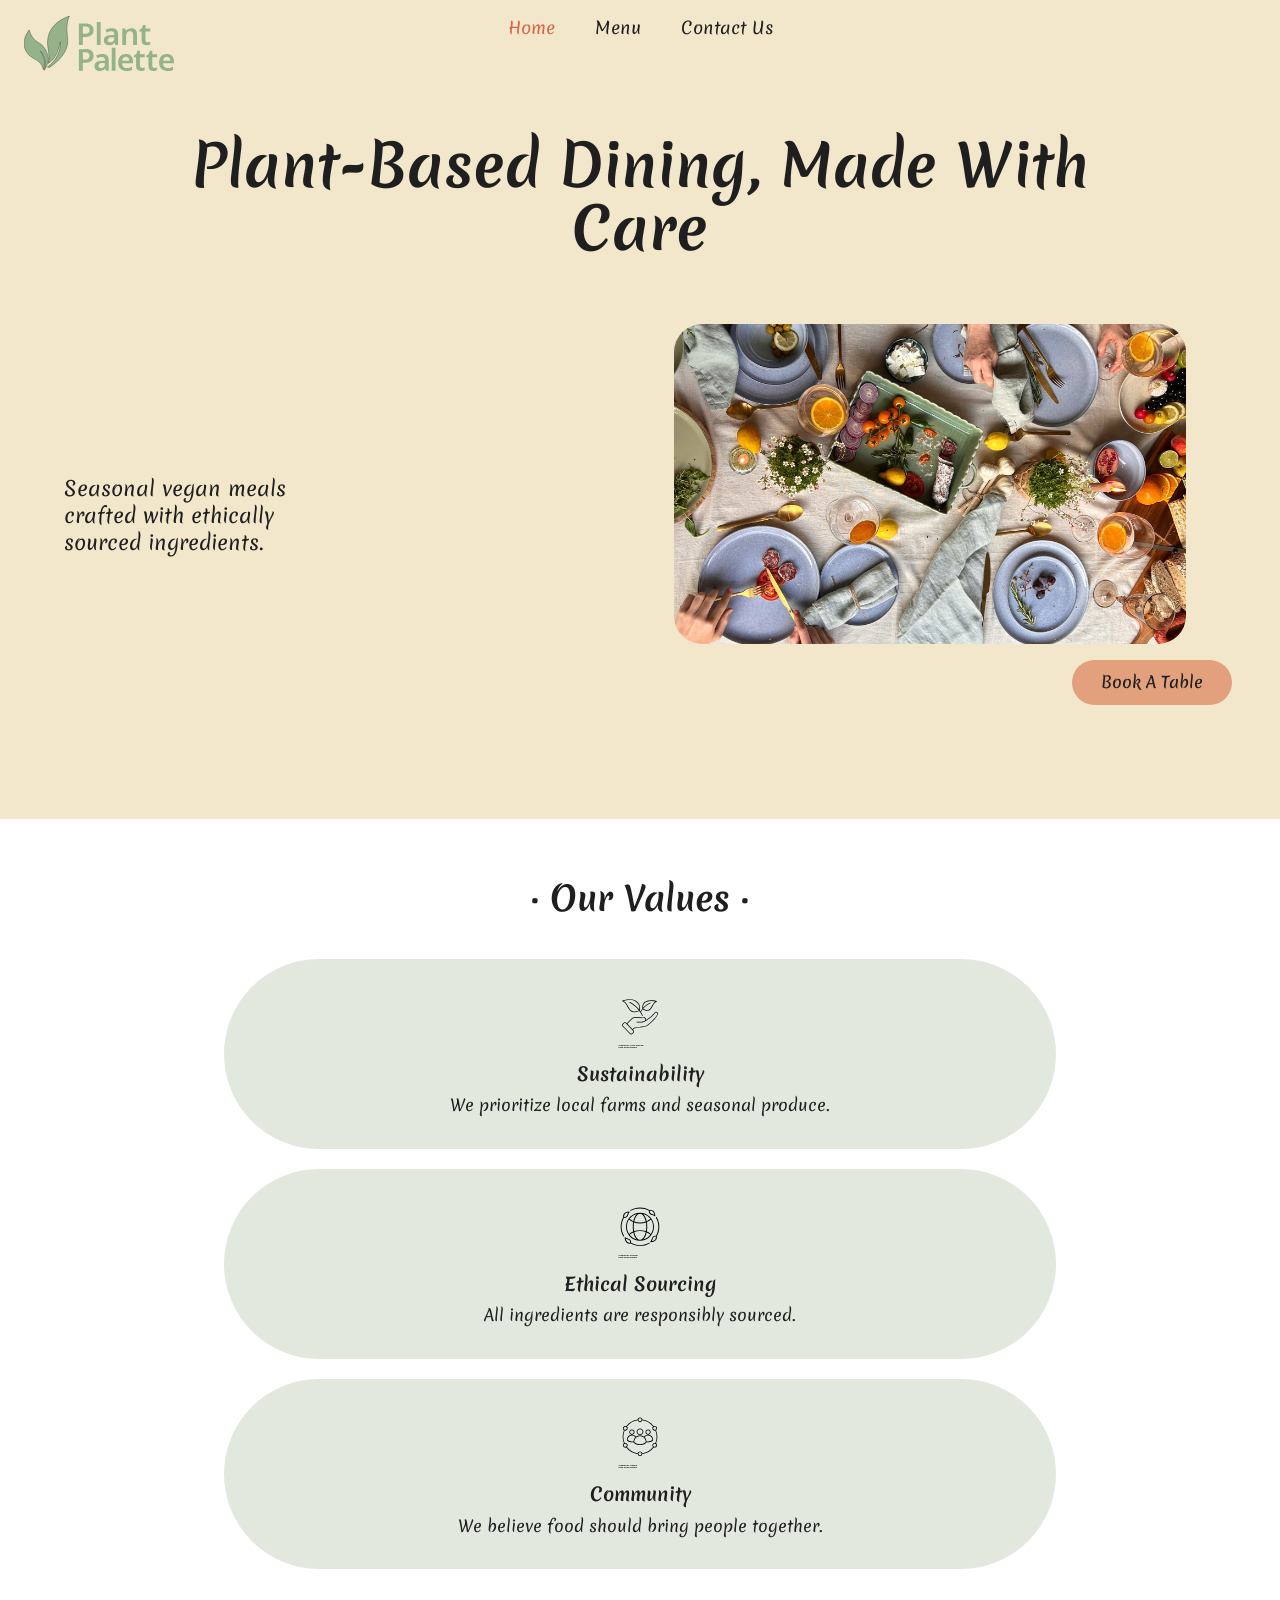
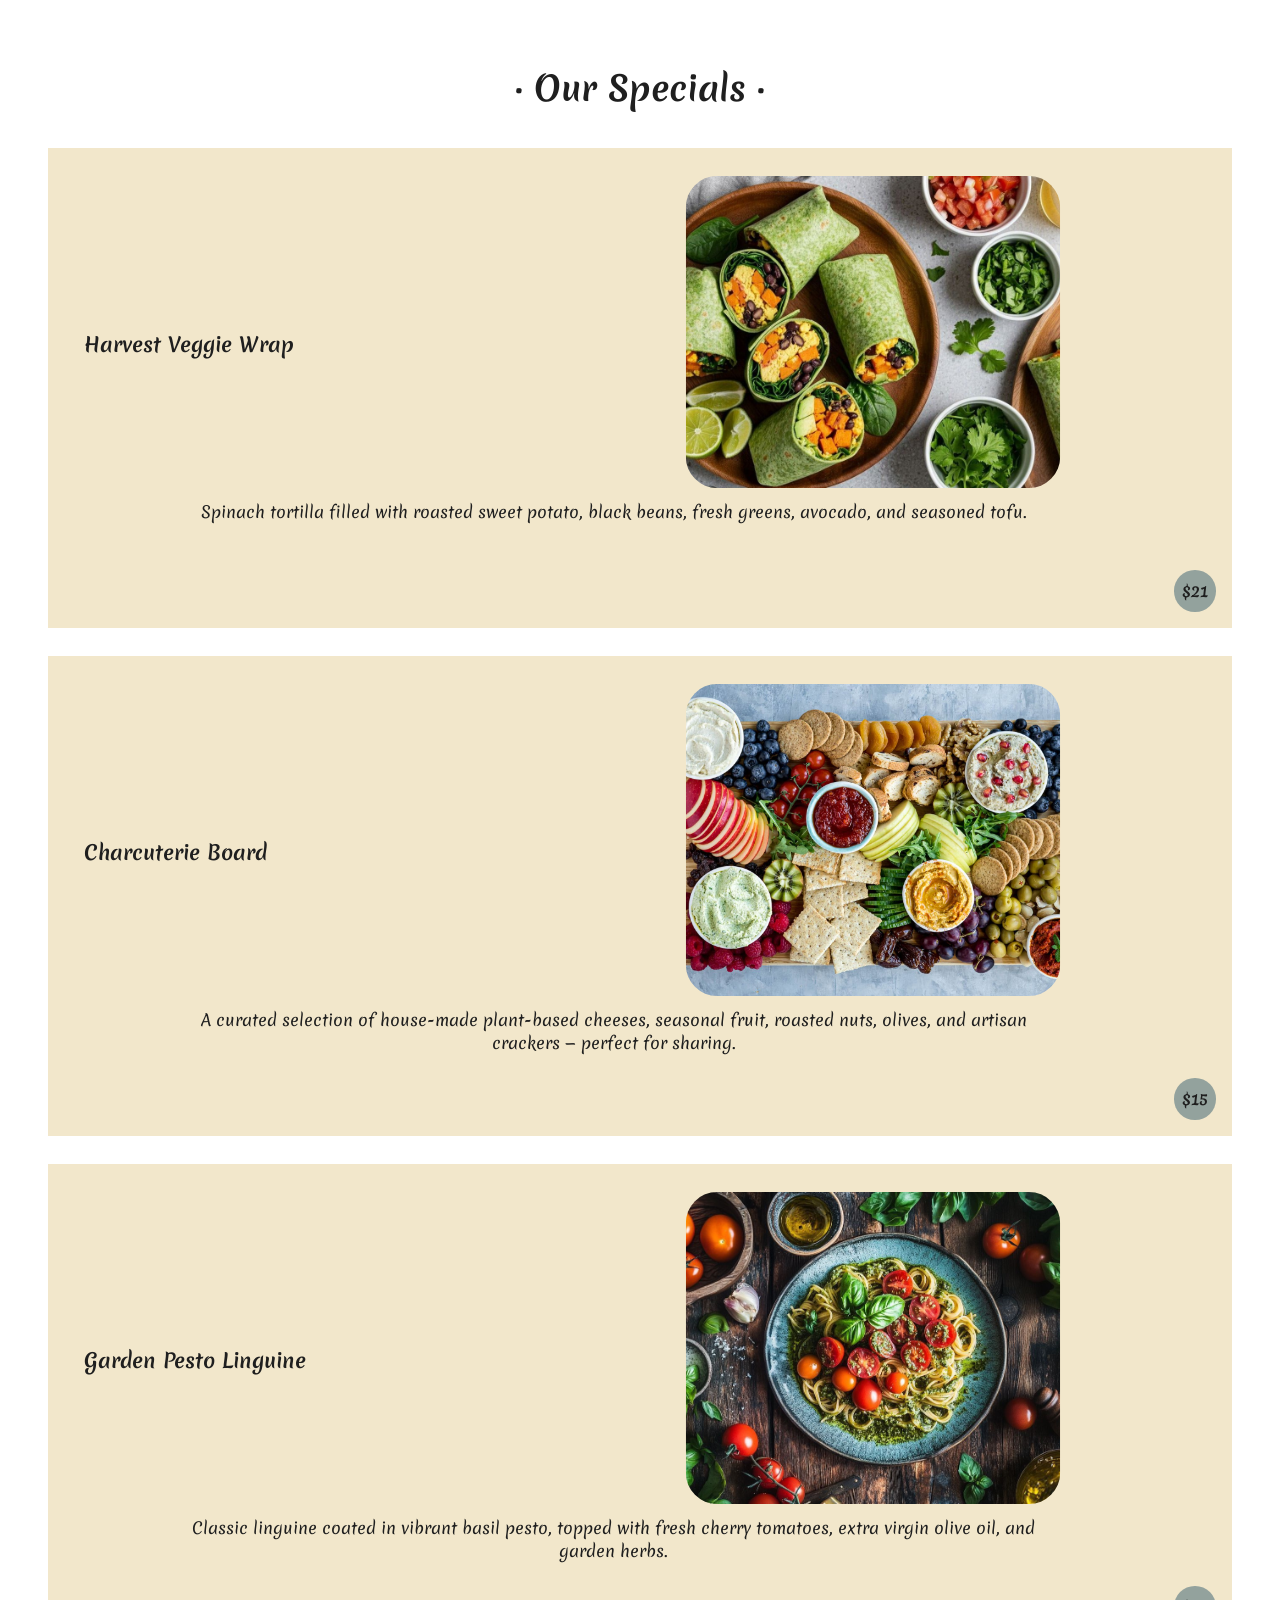
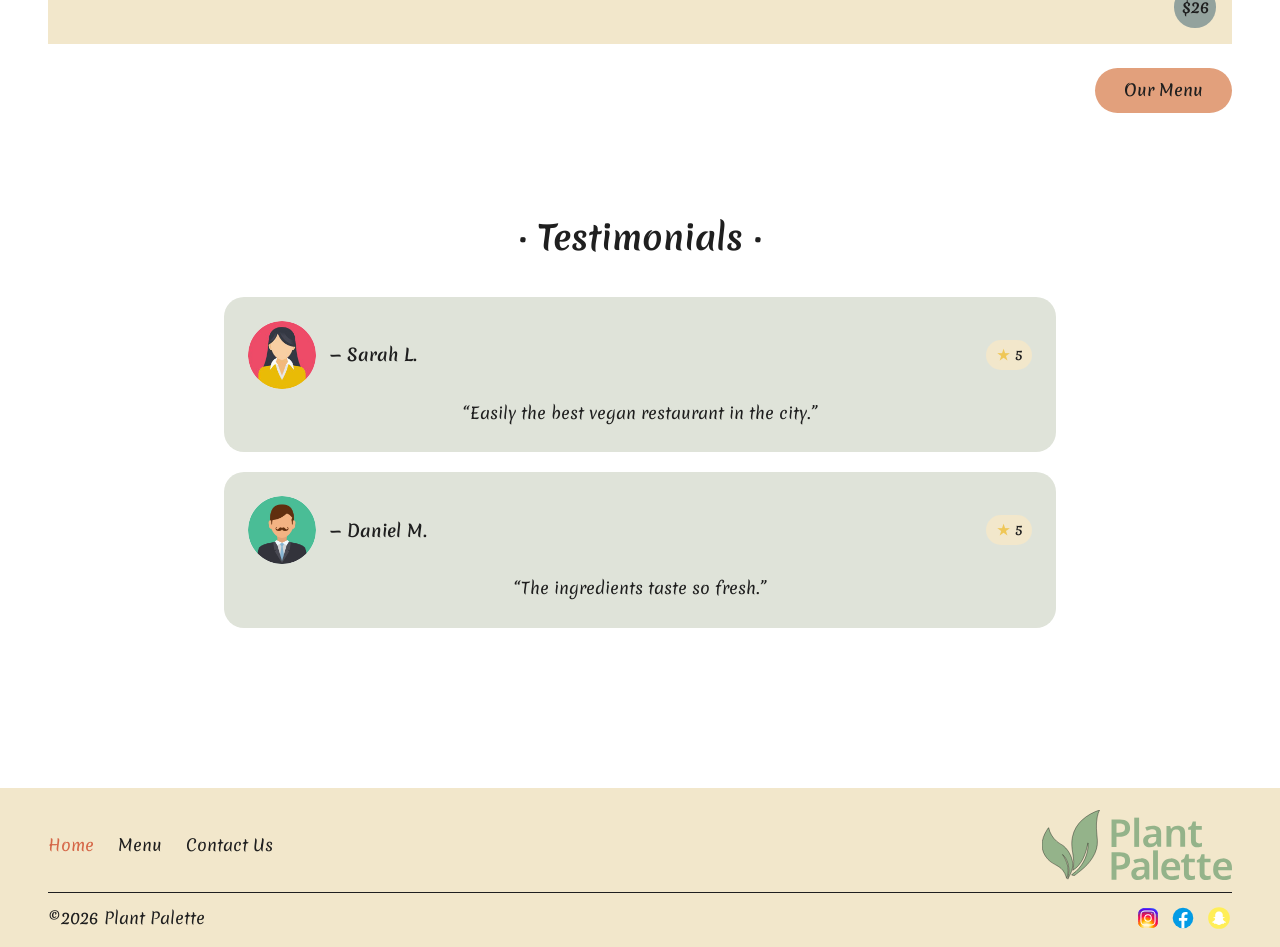
<file: index.html>
<!DOCTYPE html>
<html lang="en">
<head>
  <meta charset="UTF-8">
  <!-- making sure the layout doesn’t break on phones (without this everything looks zoomed out) -->
  <meta name="viewport" content="width=device-width, initial-scale=1.0">
  <title>Plant Palette | Home</title>
   <!-- bringing in my font so the site looks like my design -->
  <link rel="preconnect" href="https://fonts.googleapis.com">
  <link rel="preconnect" href="https://fonts.gstatic.com" crossorigin>
  <link href="https://fonts.googleapis.com/css2?family=Merienda:wght@400;500;600;700&display=swap" rel="stylesheet">
  
  <link rel="stylesheet" href="css/styles.css">
  
</head>

<body>
  <!-- I added schema markup here so search engines understand that this site is a restaurant.
This helps with SEO and can improve how the site shows up in search results -->
  <div itemscope itemtype="https://schema.org/Restaurant">
  <!-- this is mainly for accessibility, lets keyboard users skip straight to content -->
  <a class="skip-link" href="#main-content">Skip to main content</a>


  <header class="site-header">
  <nav class="site-nav" aria-label="Main navigation">

    <!-- logo -->
    <a class="site-logo" href="index.html" itemprop="name">
      <img src="images/logo/logo.svg" alt="Plant Palette logo" class="logo-img">
    </a>

    <!-- hamburger (mobile only) -->
     <!--I’m using spans to create the 3 lines (hamburger icon) with CSS -->
    <button class="menu-button" type="button" aria-label="Open navigation menu">
      <span class="menu-bar"></span>
      <span class="menu-bar"></span>
      <span class="menu-bar"></span>
    </button>

    <!-- tablet nav -->
    <div class="tablet-nav">
      <a class="tablet-nav-link active" href="index.html">Home</a>
      <a class="tablet-nav-link" href="menu.html">Menu</a>
      <a class="tablet-nav-link" href="contact.html">Contact Us</a>
    </div>

  </nav>

  <!-- mobile overlay menu -->
   <!-- this is the mobile menu that appears when the hamburger is clicked.
I kept it separate so I can show/hide it using JavaScript -->
  <div class="mobile-nav-links">
    <div class="mobile-menu-box">
     <button class="close-menu" type="button" aria-label="Close navigation menu">✕</button>

      <a class="mobile-nav-link active" href="index.html">Home</a>
      <a class="mobile-nav-link" href="menu.html">Menu</a>
      <a class="mobile-nav-link" href="contact.html">Contact Us</a>
    </div>
  </div>
</header>
  
  <!-- main content of the page -->
  <main id="main-content">
    
    <!-- HERO -->
    <section class="hero-section">
      <div class="page-wrapper">
        <h1 class="hero-title" itemprop="description">Plant-Based Dining, Made With Care</h1>

        <p class="hero-text" itemprop="servesCuisine">
          Seasonal vegan meals crafted with ethically sourced ingredients.
        </p>

        <!-- instead of using a background image in CSS, I used an actual image tag so it's more accessible and easier to control -->
        <img
        src="images/food/hero.jpg"
        alt="A table set with plant-based dishes and drinks"
        class="hero-image"
        itemprop="image">

        <!-- call to action button -->
         <!-- wrapping the button so I can center or space it easily without affecting other elements -->
        <div class="button-wrap">
          <a href="contact.html" class="primary-button book-button">Book A Table</a>
        </div>
      </div>
    </section>
    
    <!-- VALUES -->
    <section class="values-section">
      <div class="page-wrapper">
        <h2 class="section-title">· Our Values ·</h2>

       <!-- each article is basically one “card” -->
        <!-- each value is its own article because it represents a complete idea/card.
this makes the layout easier to manage and more semantic -->
        <article class="value-card">
          <img
            src="images/icons/leaf.svg"
            alt="Leaf icon representing sustainability"
            class="value-icon"
          >
          <h3 class="value-heading">Sustainability</h3>
          <p class="value-text">We prioritize local farms and seasonal produce.</p>
        </article>

        <article class="value-card">
          <img
            src="images/icons/globe.svg"
            alt="Globe icon representing ethical sourcing"
            class="value-icon"
          >
          <h3 class="value-heading">Ethical Sourcing</h3>
          <p class="value-text">All ingredients are responsibly sourced.</p>
        </article>

        <article class="value-card">
          <img
            src="images/icons/people.svg"
            alt="People icon representing community"
            class="value-icon"
          >
          <h3 class="value-heading">Community</h3>
          <p class="value-text">We believe food should bring people together.</p>
        </article>
      </div>
    </section>
    
    <!-- SPECIALS -->
    <section class="specials-section">
      <div class="page-wrapper">
        <h2 class="section-title">· Our Specials ·</h2>

       <!-- each item is structured the same so it looks consistent and I can reuse the same CSS for all cards-->
        <article class="special-card">
          <h3 class="special-heading">Harvest Veggie Wrap</h3>
          <img
            src="images/food/wrap.jpg"
            alt="Harvest veggie wrap filled with sweet potato, greens, and avocado"
            class="special-image"
          >
          <p class="special-text">
            Spinach tortilla filled with roasted sweet potato, black beans, fresh greens, avocado, and seasoned tofu.
          </p>
          <div class="special-price">$21</div>
        </article>

        <article class="special-card">
          <h3 class="special-heading">Charcuterie Board</h3>
          <img
            src="images/food/board.jpg"
            alt="Plant-based charcuterie board with fruits, crackers, nuts, and cheeses"
            class="special-image"
          >
          <p class="special-text">
            A curated selection of house-made plant-based cheeses, seasonal fruit, roasted nuts, olives, and artisan crackers — perfect for sharing.
          </p>
          <div class="special-price">$15</div>
        </article>

        <article class="special-card">
          <h3 class="special-heading">Garden Pesto Linguine</h3>
          <img
            src="images/food/pasta.jpg"
            alt="Garden pesto linguine topped with cherry tomatoes and herbs"
            class="special-image"
          >
          <p class="special-text">
            Classic linguine coated in vibrant basil pesto, topped with fresh cherry tomatoes, extra virgin olive oil, and garden herbs.
          </p>
          <div class="special-price">$26</div>
        </article>
        
        <!-- this button takes users to the full menu -->
        <div class="button-wrap specials-button-wrap">
          <a href="menu.html" class="primary-button menu-button-style">Our Menu</a>
        </div>
      </div>
    </section>
    
    <!-- TESTIMONIALS -->
    <section class="testimonials-section" aria-labelledby="testimonials-heading">
  <div class="page-wrapper">
   <h2 class="section-title" id="testimonials-heading">· Testimonials ·</h2>

    <article class="testimonial-card">
      <div class="testimonial-top">
        <!-- image of the person giving the review -->
        <img
          src="images/testimonials/sarah.jpg"
          alt="Portrait of customer Sarah L."
          class="testimonial-image"
        >
       <!-- name of the reviewer -->
        <h3 class="testimonial-name">— Sarah L.</h3>

        <!-- rating -->
        <div class="rating-pill">
          <span class="star">★</span>
          <span class="rating-number">5</span>
        </div>
      </div>

      <p class="testimonial-text">
        “Easily the best vegan restaurant in the city.”
      </p>
    </article>

    <article class="testimonial-card">
      <div class="testimonial-top">
         <!-- image of the secon person giving the review -->
        <img
          src="images/testimonials/daniel.jpg"
          alt="Portrait of customer Daniel M."
          class="testimonial-image"
        >
        <!-- name of the second reviewer -->
        <h3 class="testimonial-name">— Daniel M.</h3>

        <!-- rating -->
        <div class="rating-pill">
          <span class="star">★</span>
          <span class="rating-number">5</span>
        </div>
      </div>

      <p class="testimonial-text">
        “The ingredients taste so fresh.”
      </p>
    </article>
  </div>
</section>
  </main>
  
  <!-- FOOTER -->
  <footer class="site-footer">
  <div class="page-wrapper">

     <!-- top row -->
    <div class="footer-top">
      <!-- navigation again -->
      <nav class="footer-nav">
        <a class="footer-link active" href="index.html">Home</a>
        <a class="footer-link" href="menu.html">Menu</a>
        <a class="footer-link" href="contact.html">Contact Us</a>
      </nav>
      <!-- logo again -->
      <a href="index.html" class="footer-logo-link">
        <img src="images/logo/logo.svg" alt="Plant Palette logo" class="footer-logo">
      </a>
    </div>

     <!-- divider line just visually separates top and bottom -->
    <div class="footer-divider"></div>

     <!-- bottom row -->
    <div class="footer-bottom">
      <p class="footer-copy">©2026 Plant Palette</p>

      <!-- social icons -->
       <!-- opening links in a new tab and using noopener for security reasons. aria-label helps screen readers understand what each icon does -->
      <div class="social-icons">
        <a href="https://www.instagram.com/yourusername" target="_blank" rel="noopener noreferrer" aria-label="Instagram">
          <img src="images/icons/instagram.svg" alt="Instagram icon">
        </a>
        <a href="https://www.facebook.com/yourusername" target="_blank" rel="noopener noreferrer" aria-label="Facebook">
          <img src="images/icons/facebook.svg" alt="Facebook icon">
        </a>
        <a href="https://www.snapchat.com/add/yourusername" target="_blank" rel="noopener noreferrer" aria-label="Snapchat">
          <img src="images/icons/snapchat.svg" alt="Snapchat icon">
        </a>
      </div>
    </div>

  </div>
</footer>

<!-- javascript below controls opening and closing the mobile menu (i asked AI to give me this) -->
 <script>
  const menuButton = document.querySelector(".menu-button");
  const mobileNav = document.querySelector(".mobile-nav-links");
  const closeButton = document.querySelector(".close-menu");

  menuButton.addEventListener("click", () => {
    mobileNav.classList.add("show-menu");
  });

  closeButton.addEventListener("click", () => {
    mobileNav.classList.remove("show-menu");
  });
</script>
  </div>
</body>
</html>
</file>
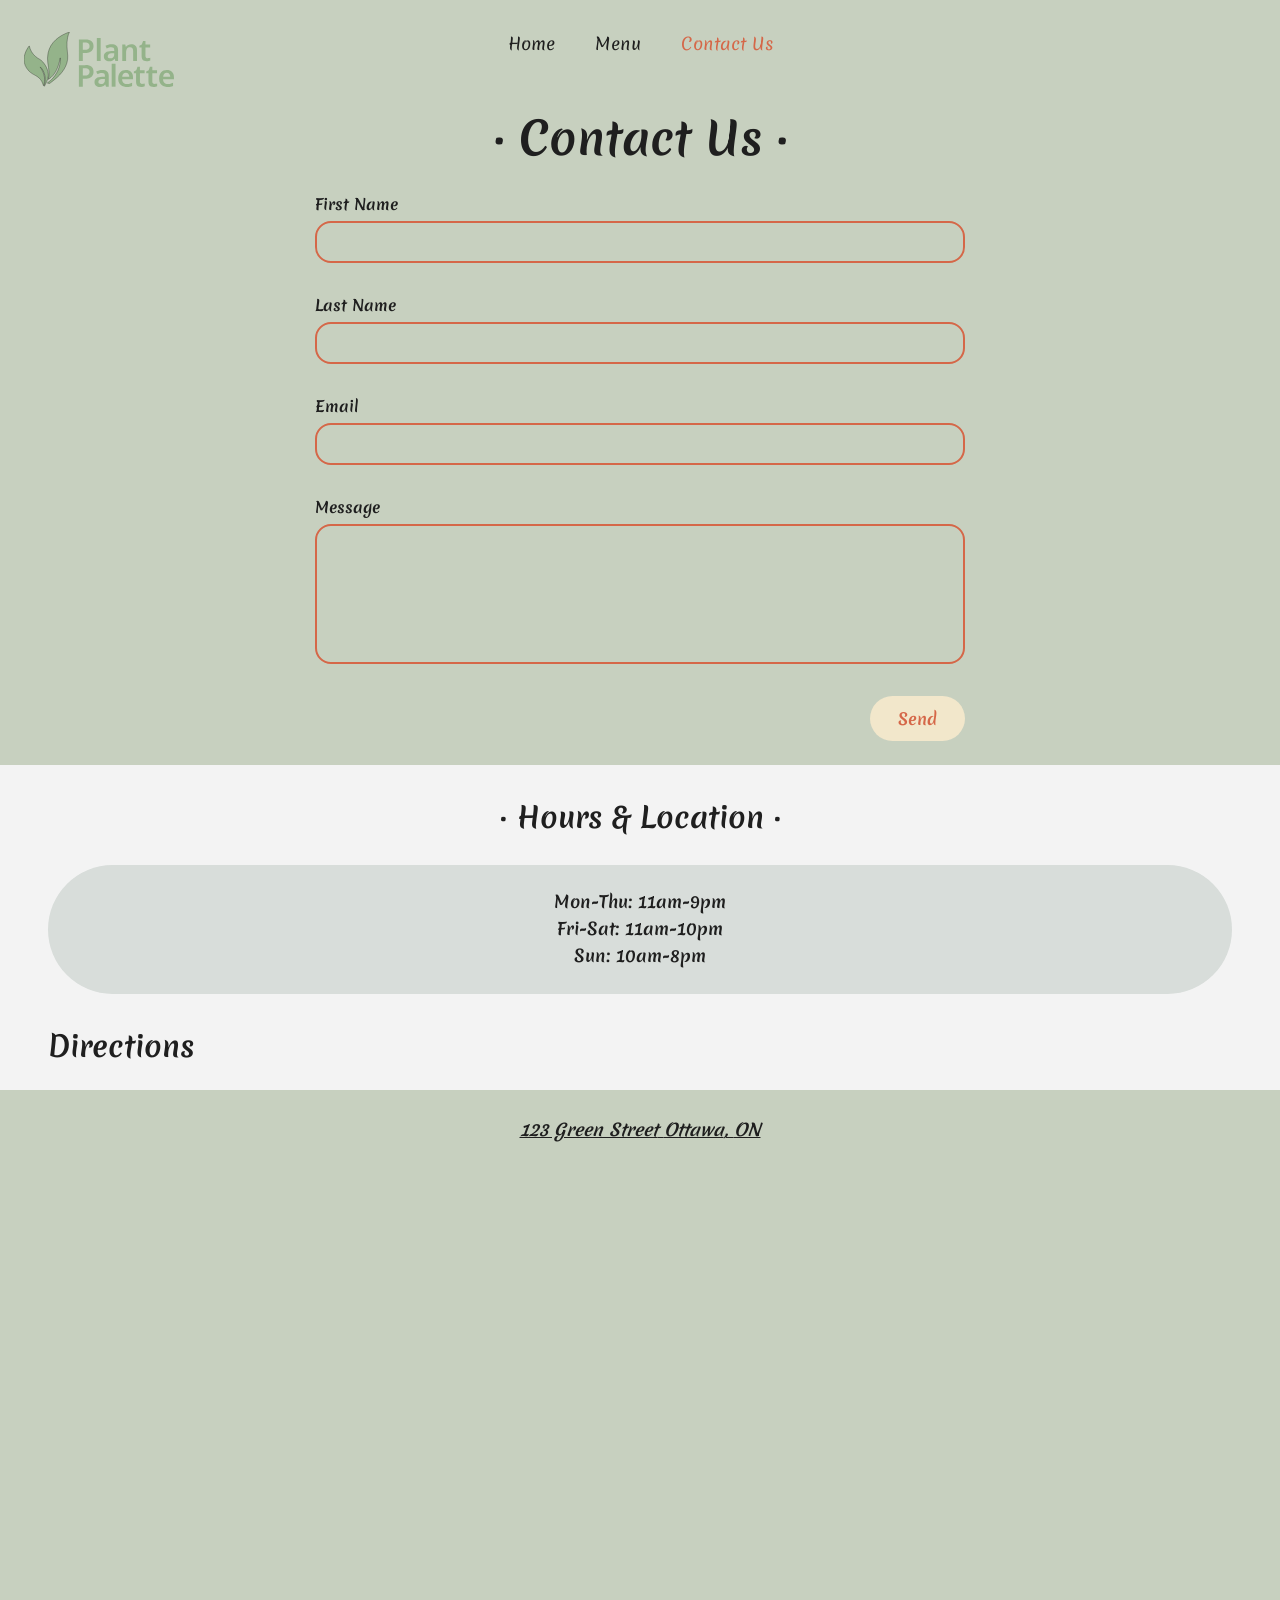
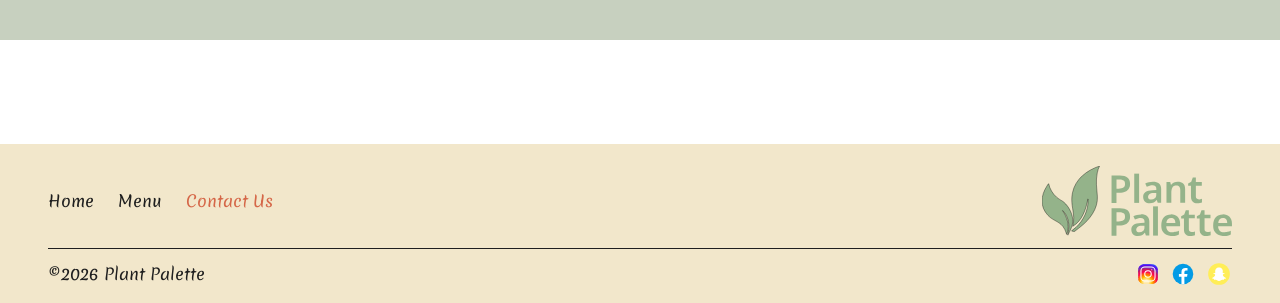
<file: contact.html>
<!DOCTYPE html>
<html lang="en">
<head>
  <meta charset="UTF-8">
  <meta name="viewport" content="width=device-width, initial-scale=1.0">
  <title>Plant Palette | Contact</title>

  <link rel="preconnect" href="https://fonts.googleapis.com">
  <link rel="preconnect" href="https://fonts.gstatic.com" crossorigin>
  <link href="https://fonts.googleapis.com/css2?family=Merienda:wght@400;500;600;700&display=swap" rel="stylesheet">

  <link rel="stylesheet" href="css/styles.css">


</head>
<body>
  <!-- Skip link for accessibility so users can jump straight to the main content -->
  <a class="skip-link" href="#main-content">Skip to main content</a>
  
  <!-- Header section -->
 <header class="contact-header">
  <!-- Navigation bar -->
  <nav class="contact-top-nav" aria-label="Main navigation">

    <!-- logo -->
    <a class="site-logo" href="index.html">
      <img src="images/logo/logo.svg" alt="Plant Palette logo" class="logo-img">
    </a>

    <!-- hamburger -->
    <button
  class="menu-button"
  type="button"
  aria-label="Open navigation menu"
  aria-expanded="false"
  aria-controls="mobile-menu"
>
  <span class="menu-bar"></span>
  <span class="menu-bar"></span>
  <span class="menu-bar"></span>
</button>

    <!-- tablet nav -->
       <!-- this nav shows on larger screens so users don’t need the hamburger -->
    <div class="tablet-nav">
      <a class="tablet-nav-link" href="index.html">Home</a>
      <a class="tablet-nav-link" href="menu.html">Menu</a>
      <a class="tablet-nav-link active" href="contact.html">Contact Us</a>
    </div>

  </nav>

  <!-- mobile menu -->
  <!-- This appears when the hamburger menu is clicked -->
  <div id="mobile-menu" class="mobile-nav-links">
    <div class="mobile-menu-box">
      <button class="close-menu" type="button" aria-label="Close navigation menu">✕</button>

       <!-- Same links as the main navigation but styled for mobile -->
      <a class="mobile-nav-link" href="index.html">Home</a>
      <a class="mobile-nav-link" href="menu.html">Menu</a>
      <a class="mobile-nav-link active" href="contact.html">Contact Us</a>
    </div>
  </div>

</header>

<!-- Main section -->
 <!-- Adding schema markup again so search engines understand this is a restaurant -->
  <main id="main-content" role="main" itemscope itemtype="https://schema.org/Restaurant">
    <!-- Contact form section -->
    <section class="contact-form-section">
      <div class="page-wrapper">
        <h1 class="contact-page-title">
          <!-- Using itemprop name (even though it’s empty here) to connect with schema -->
           <span itemprop="name"></span> · Contact Us ·
          </h1>
          <!-- Contact form where users can send a message -->

          <!-- aria-label helps screen readers understand what this form is for -->
           <form class="contact-form" aria-label="Contact form">

            <label class="contact-label" for="first-name">First Name</label>
            <input class="contact-input" type="text" id="first-name" name="first-name">
            <!-- Label is connected to input using "for" and "id" so it’s accessible -->
             <label class="contact-label" for="last-name">Last Name</label>
             <input class="contact-input" type="text" id="last-name" name="last-name">
             <!-- Email input -->
              <!-- Using type="email" so the browser can validate it automatically -->
               <label class="contact-label" for="email">Email</label>
               <input class="contact-input" type="email" id="email" name="email">
               <!-- Message textarea -->
                <!-- Using textarea instead of input so users can type longer messages -->
                 <label class="contact-label" for="message">Message</label>
                 <textarea class="contact-textarea" id="message" name="message"></textarea>
                 <!-- Submit button to send the form -->
                  <div class="contact-button-wrap">
                    <button class="send-button" type="submit">Send</button>
                  </div>
                </form>
              </div>
            </section>
            
            <!-- Hours and location section -->
             <section class="hours-section">
              <div class="page-wrapper">
                <!-- Section title -->
                 <h2 class="hours-title">· Hours &amp; Location ·</h2>
                 <!-- Card-style container for business hours -->
                  <div class="hours-card">
                    <!-- Displaying opening hours -->
                     <!-- Using itemprop to make this structured data for SEO -->
                      <p class="hours-text">
                        <span itemprop="openingHours" content="Mo-Th 11:00-21:00">Mon-Thu: 11am-9pm</span><br>
                        <span itemprop="openingHours" content="Fr-Sa 11:00-22:00">Fri-Sat: 11am-10pm</span><br>
                        <span itemprop="openingHours" content="Su 10:00-20:00">Sun: 10am-8pm</span>
                      </p>
                    </div>
                    <!-- Directions title to introduce the map section -->
                     <h2 class="directions-title">Directions</h2>
                    </div>
                  </section>
                  <!-- Map + address section -->
                   <section class="map-section">
                    <div class="page-wrapper">
                      <!-- Address info using semantic <address> tag -->
                        <!-- Adding schema properties again so search engines understand the location -->
                         <address class="address-text" itemprop="address" itemscope itemtype="https://schema.org/PostalAddress">
                          <span itemprop="streetAddress">123 Green Street</span>
                          <span itemprop="addressLocality">Ottawa</span>,
                          <span itemprop="addressRegion">ON</span>
                        </address>
                        <!-- Embedded Google map -->
                        <!-- This lets users visually see the location instead of just reading the address -->
                         <iframe
                         class="map-embed"
                         src="https://www.google.com/maps?q=Algonquin+College+Ottawa&output=embed"
                         loading="lazy"
                         referrerpolicy="no-referrer-when-downgrade"
                         title="Map showing Plant Palette location"
                         ></iframe>
                        </div>
                      </section>
                    </main>

                    <!-- footer section -->
                     <footer class="site-footer">
                      <div class="page-wrapper">
                        <!-- Top part of footer (nav links + logo) -->
                         <div class="footer-top">
                          <!-- Footer navigation so users can still move around the site from the bottom -->
                           <nav class="footer-nav">
                            <!-- Same page links repeated for easier navigation -->
                             <a class="footer-link" href="index.html">Home</a>
                             <a class="footer-link" href="menu.html">Menu</a>
                             <a class="footer-link active" href="contact.html">Contact Us</a>
                            </nav>
                            <!-- Footer logo linking back to homepage for quick navigatio-->
                             <a href="index.html" class="footer-logo-link">
                              <img src="images/logo/logo.svg" alt="Plant Palette logo" class="footer-logo">
                            </a>
                          </div>
                          
                          <div class="footer-divider"></div>
                          <!-- Bottom part of footer (copyright + social icons) -->
                           <div class="footer-bottom">
                            <p class="footer-copy">©2026 Plant Palette</p>
                            <div class="social-icons">
                              <a href="https://www.instagram.com/yourusername" target="_blank" rel="noopener noreferrer" aria-label="Instagram">
                                <img src="images/icons/instagram.svg" alt="Instagram icon">
                              </a>
                              <a href="https://www.facebook.com/yourusername" target="_blank" rel="noopener noreferrer" aria-label="Facebook">
                                <img src="images/icons/facebook.svg" alt="Facebook icon">
                              </a>
                              <a href="https://www.snapchat.com/add/yourusername" target="_blank" rel="noopener noreferrer" aria-label="Snapchat">
                                <img src="images/icons/snapchat.svg" alt="Snapchat icon">
                              </a>
                            </div>
                          </div>
                        </div>
                      </footer>
                      <!-- JavaScript for mobile navigation toggle -->
                       <script>
                       const menuButton = document.querySelector(".menu-button");
                       const mobileNav = document.querySelector(".mobile-nav-links");
                       const closeButton = document.querySelector(".close-menu");
                       menuButton.addEventListener("click", () => {
                        mobileNav.classList.add("show-menu");
                      });
                      closeButton.addEventListener("click", () => {
                        mobileNav.classList.remove("show-menu");
                      });
                      </script>
                      </body>
                      </html>
</file>
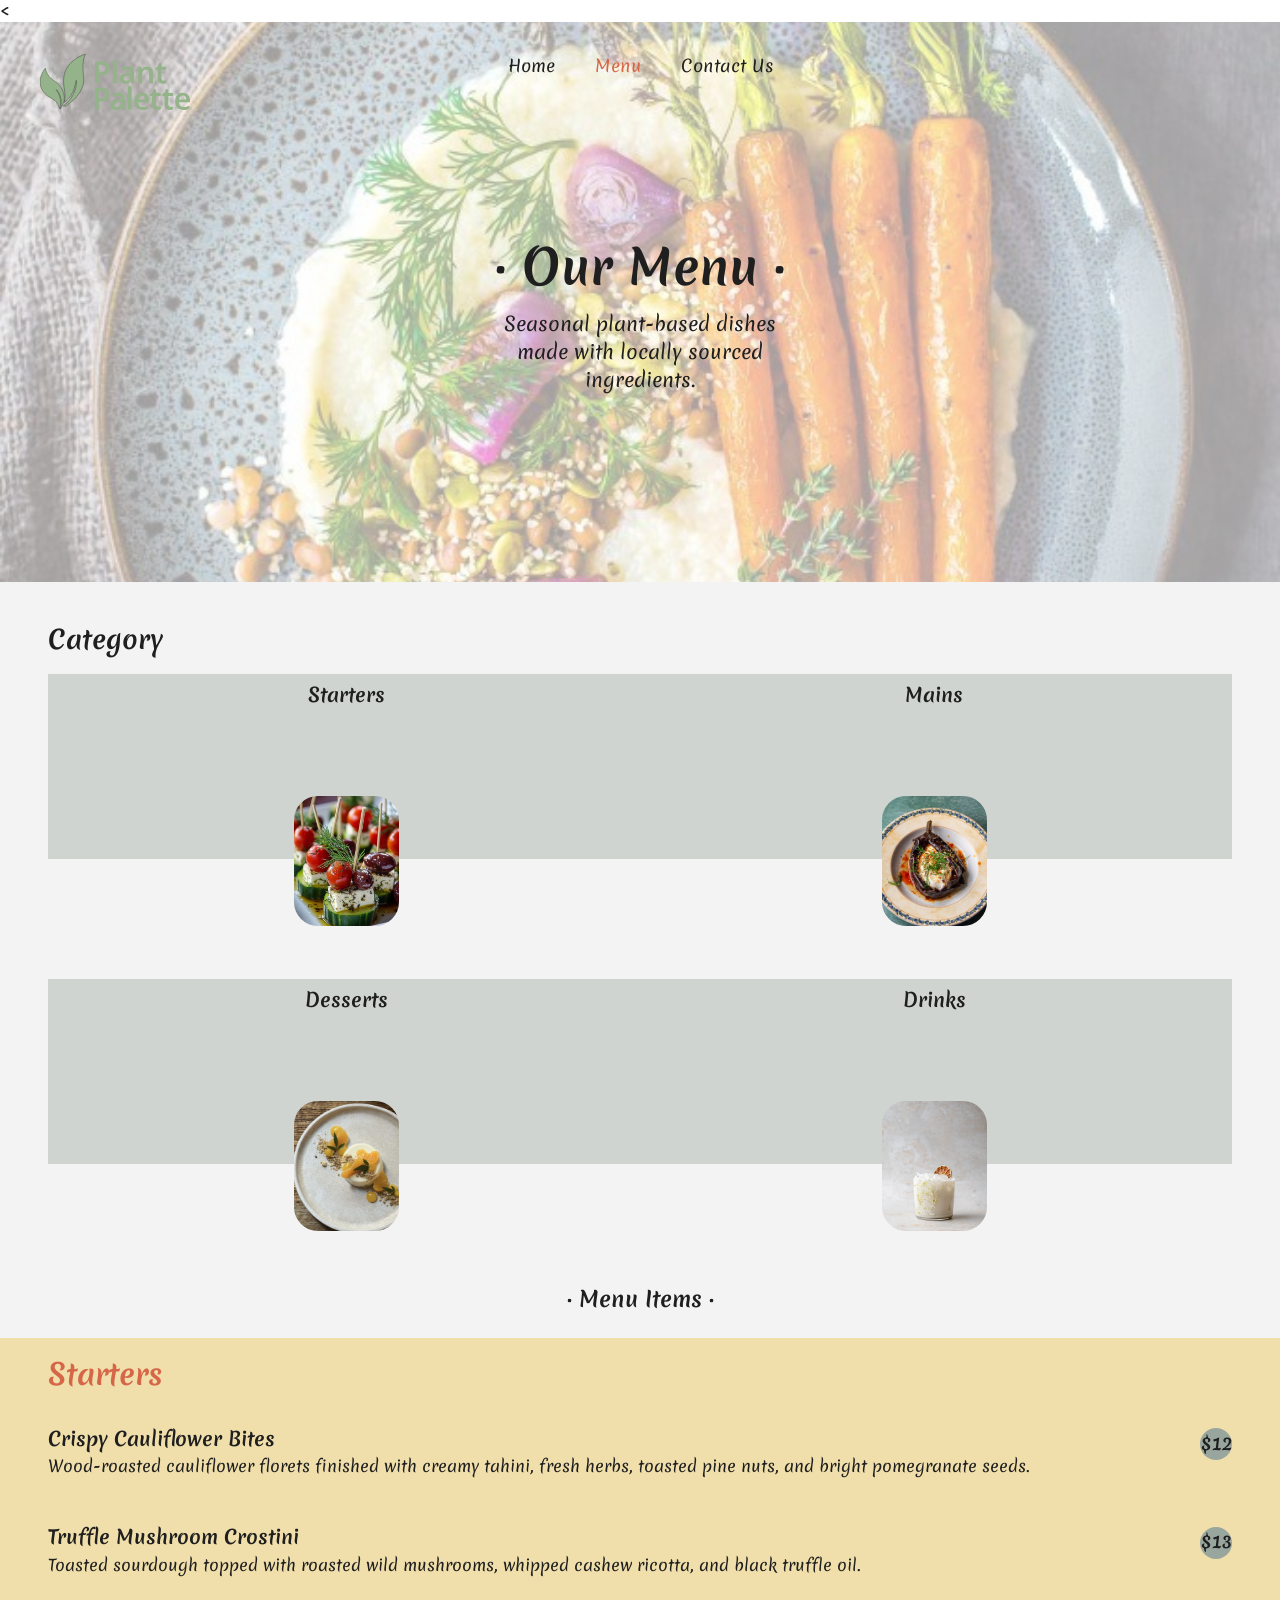
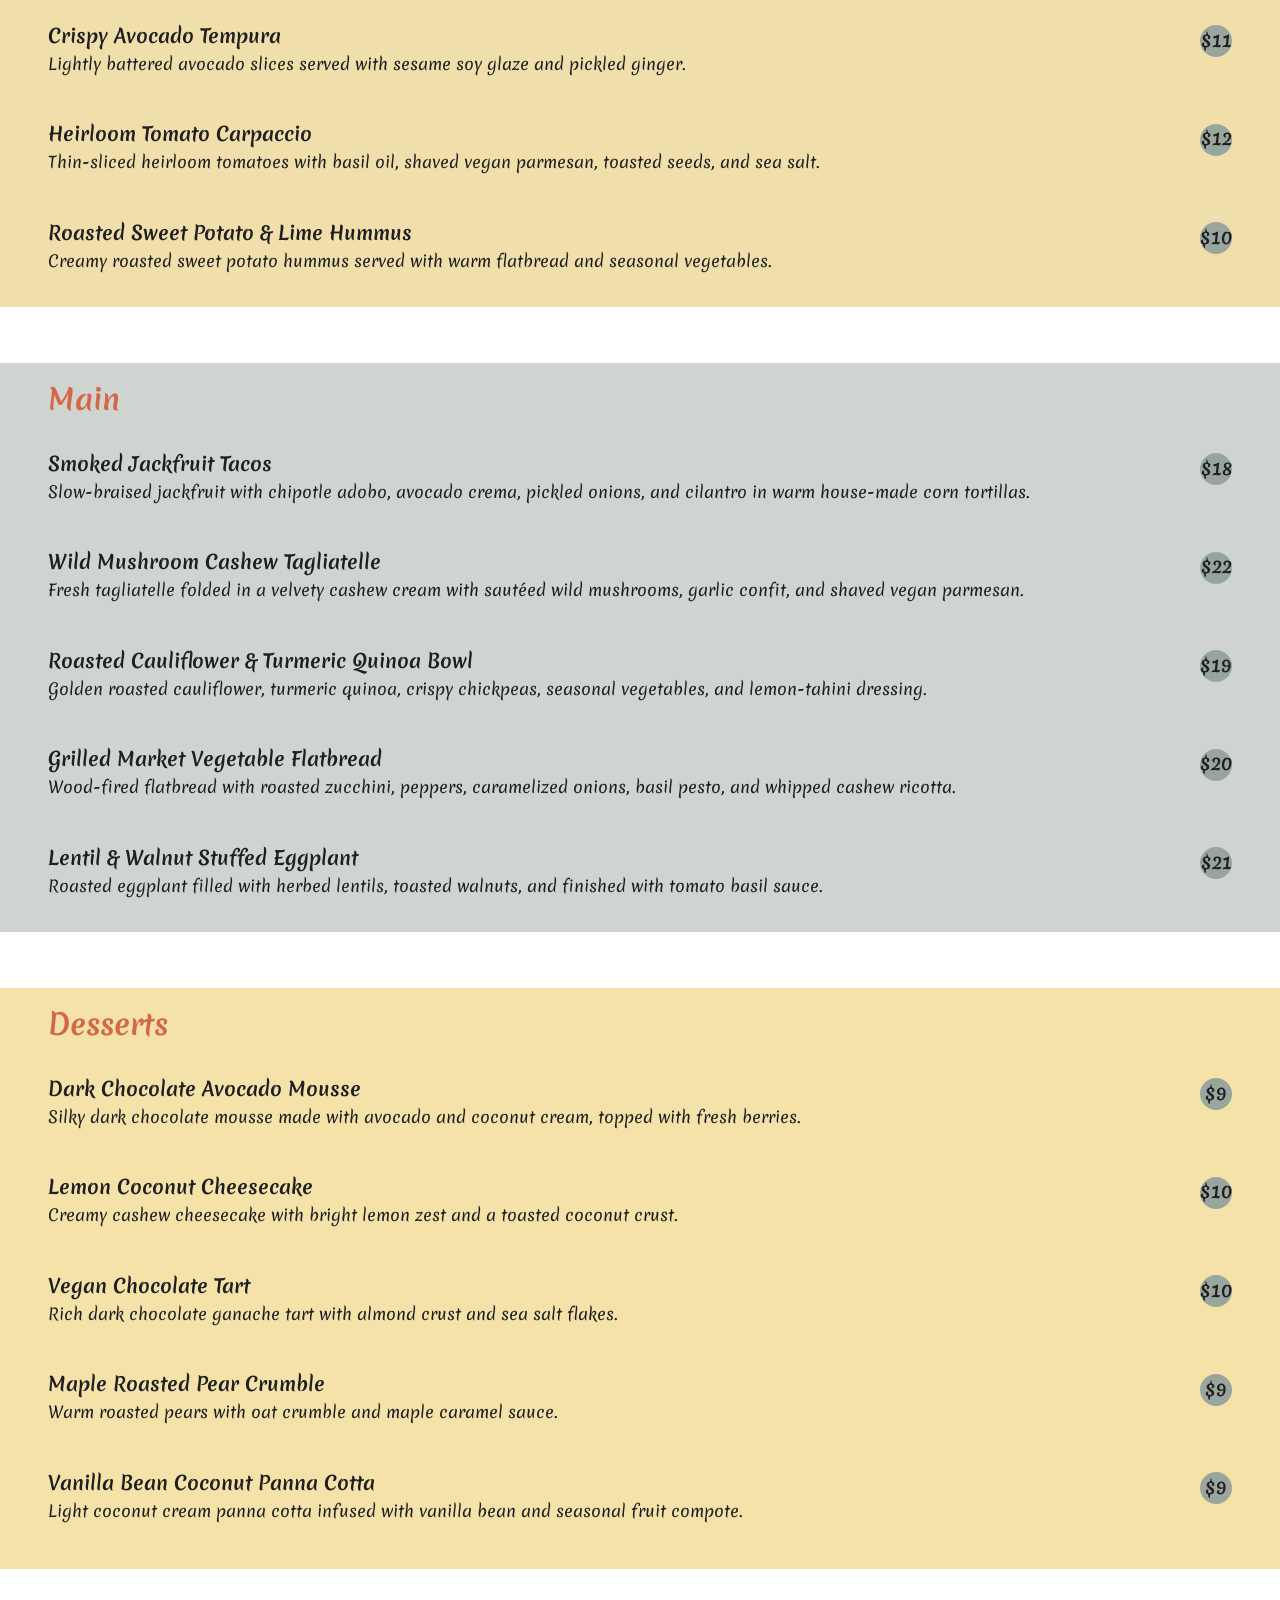
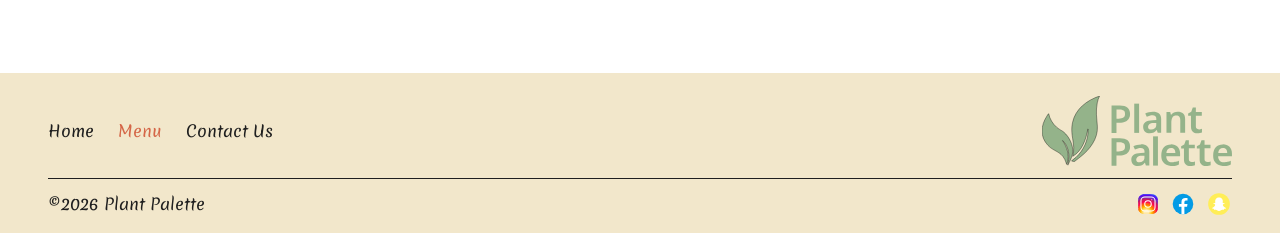
<file: menu.html>
<<!DOCTYPE html>
<html lang="en">
<head>
  <meta charset="UTF-8">
  <meta name="viewport" content="width=device-width, initial-scale=1.0">
  <title>Plant Palette | Menu</title>

  <link rel="preconnect" href="https://fonts.googleapis.com">
  <link rel="preconnect" href="https://fonts.gstatic.com" crossorigin>
  <link href="https://fonts.googleapis.com/css2?family=Merienda:wght@400;500;600;700&display=swap" rel="stylesheet">
<!-- Linking my external CSS file so all my styling applies to this page -->
  <link rel="stylesheet" href="css/styles.css">
</head>
<body>
<!-- skip link for accesibility so users can jump straight to main content without clicking through navigation -->
  <a class="skip-link" href="#main-content">Skip to main content</a>

<!-- Header section with hero image and navigation -->
  <header class="menu-header">
    <!-- this overlay sits on top of the hero image to darken it slightly so text is easier to read -->
  <div class="hero-overlay"></div>

  <img src="images/food/heromenu.jpg" alt="Plant-based plated dish" class="menu-hero-image">
<!-- wrapper for everything that sits on top of the hero image nav, text, etc. -->
  <div class="menu-header-content">

<!-- Navigation section -->
    <nav class="menu-top-nav" aria-label="Main navigation">

      <!-- logo -->
       <!-- Clicking the logo brings the user back to the homepage -->
      <a class="site-logo" href="index.html">
        <img src="images/logo/logo.svg" alt="Plant Palette logo" class="logo-img">
      </a>

      <!-- hamburger -->
     <button
  class="menu-button"
  type="button"
  aria-label="Open navigation menu"
  aria-expanded="false"
  aria-controls="mobile-menu"
>
  <span class="menu-bar"></span>
  <span class="menu-bar"></span>
  <span class="menu-bar"></span>
</button>

      <!-- tablet nav -->
       <!-- tis section is specificaly for tablet/desktop navigation so users don’t need the hamburger menu -->
      <div class="tablet-nav">
          <!-- Each link takes the user to a different page on the site -->
        <a class="tablet-nav-link" href="index.html">Home</a>
        <a class="tablet-nav-link active" href="menu.html">Menu</a>
        <a class="tablet-nav-link" href="contact.html">Contact Us</a>
      </div>

    </nav>

    <!-- mobile menu -->
     <!-- This is the menu that shows up when the hamburger button is clicked -->
    <div class="mobile-nav-links" id="mobile-menu">
      <!-- ths box hods the actual menu content so I can style it like a panel instead of full screen -->
      <div class="mobile-menu-box">
       <button class="close-menu" type="button" aria-label="Close navigation menu">✕</button>

        <a class="mobile-nav-link" href="index.html">Home</a>
        <a class="mobile-nav-link active" href="menu.html">Menu</a>
        <a class="mobile-nav-link" href="contact.html">Contact Us</a>
      </div>
    </div>
    
    <!-- Hero text section with structured data for SEO (basically telling search engines this is a restaurant) -->
     <div class="hero-text-wrap" itemscope itemtype="https://schema.org/Restaurant">

      <!-- Main Content  -->
  <h1 class="menu-title" itemprop="name">· Our Menu ·</h1>
  <p class="menu-subtitle" itemprop="description">
    Seasonal plant-based dishes made with locally sourced ingredients.
  </p>
</div>

  </div>
</header>

  <!-- Adding role="main" and schema markup to improve accessibility and help search engines understand this is a menu -->
  <main id="main-content" role="main" itemscope itemtype="https://schema.org/Menu">
     <!-- Section for organizing the menu into categories -->
    <section class="category-section">
      <!-- Wrapper to keep everything aligned nicely and not too stretched on big screens -->
      <div class="page-wrapper">
        <h2 class="category-title">Category</h2>

         <!-- First row of categories -->
        <!-- Using rows so I can control layout better (like 2 items per row) -->
        <div class="category-row">
          <article class="category-item">
            <h3 class="category-name">Starters</h3>
            <img src="images/food/starter.jpg" alt="Starter dish" class="category-image">
          </article>

          <article class="category-item">
            <h3 class="category-name">Mains</h3>
            <img src="images/food/main.jpg" alt="Main dish" class="category-image">
          </article>
        </div>

        <!-- secnd row of categores -->
        <div class="category-row">
          <article class="category-item">
            <h3 class="category-name">Desserts</h3>
            <img src="images/food/dessert.jpg" alt="Dessert dish" class="category-image">
          </article>

          <article class="category-item">
            <h3 class="category-name">Drinks</h3>
            <!-- keping alt text simple but desccxriptve so screen readers understand the image -->
            <img src="images/food/drink.jpg" alt="Drink" class="category-image">
          </article>
        </div>
        <h2 class="menu-items-heading">· Menu Items ·</h2>
      </div>
    </section>
    
    <!-- Starters section -->

    <!-- Using schema markup again to clearly define this as a menu section for SEO -->
    <section class="menu-list-section starters-section" itemscope itemtype="https://schema.org/MenuSection">
      <div class="page-wrapper">
        <h2 class="menu-section-title starters-title" itemprop="name">Starters</h2>
        
        <!-- Each article is one menu item -->
         <!-- Adding schema markup to describe each item properly -->
        <article class="menu-item" itemprop="hasMenuItem" itemscope itemtype="https://schema.org/MenuItem">
          <div class="menu-item-text">
            <h3 class="item-name">Crispy Cauliflower Bites</h3>
            <p class="item-description">
              Wood-roasted cauliflower florets finished with creamy tahini, fresh herbs, toasted pine nuts, and bright pomegranate seeds.
            </p>
          </div>
          <div class="item-price">$12</div>
        </article>
        <!-- Same structure repeated for consistency so everything aligns visually -->
        <article class="menu-item" itemprop="hasMenuItem" itemscope itemtype="https://schema.org/MenuItem">
          <div class="menu-item-text">
            <h3 class="item-name">Truffle Mushroom Crostini</h3>
            <p class="item-description">
              Toasted sourdough topped with roasted wild mushrooms, whipped cashew ricotta, and black truffle oil.
            </p>
          </div>
          <div class="item-price">$13</div>
        </article>

        <article class="menu-item">
          <div class="menu-item-text">
            <h3 class="item-name">Crispy Avocado Tempura</h3>
            <p class="item-description">
              Lightly battered avocado slices served with sesame soy glaze and pickled ginger.
            </p>
          </div>
          <div class="item-price">$11</div>
        </article>

        <article class="menu-item">
          <div class="menu-item-text">
            <h3 class="item-name">Heirloom Tomato Carpaccio</h3>
            <p class="item-description">
              Thin-sliced heirloom tomatoes with basil oil, shaved vegan parmesan, toasted seeds, and sea salt.
            </p>
          </div>
          <div class="item-price">$12</div>
        </article>

        <article class="menu-item">
          <div class="menu-item-text">
            <h3 class="item-name">Roasted Sweet Potato & Lime Hummus</h3>
            <p class="item-description">
              Creamy roasted sweet potato hummus served with warm flatbread and seasonal vegetables.
            </p>
          </div>
          <div class="item-price">$10</div>
        </article>
      </div>
    </section>
     <!-- Mains section -->
    <!-- Same structure as starters so the design stays consistent across the page -->
    <section class="menu-list-section mains-section">
      <div class="page-wrapper">
        <h2 class="menu-section-title mains-title">Main</h2>

        <article class="menu-item">
          <div class="menu-item-text">
            <h3 class="item-name">Smoked Jackfruit Tacos</h3>
            <p class="item-description">
              Slow-braised jackfruit with chipotle adobo, avocado crema, pickled onions, and cilantro in warm house-made corn tortillas.
            </p>
          </div>
          <div class="item-price">$18</div>
        </article>

        <article class="menu-item">
          <div class="menu-item-text">
            <h3 class="item-name">Wild Mushroom Cashew Tagliatelle</h3>
            <p class="item-description">
              Fresh tagliatelle folded in a velvety cashew cream with sautéed wild mushrooms, garlic confit, and shaved vegan parmesan.
            </p>
          </div>
          <div class="item-price">$22</div>
        </article>

        <article class="menu-item">
          <div class="menu-item-text">
            <h3 class="item-name">Roasted Cauliflower & Turmeric Quinoa Bowl</h3>
            <p class="item-description">
              Golden roasted cauliflower, turmeric quinoa, crispy chickpeas, seasonal vegetables, and lemon-tahini dressing.
            </p>
          </div>
          <div class="item-price">$19</div>
        </article>

        <article class="menu-item">
          <div class="menu-item-text">
            <h3 class="item-name">Grilled Market Vegetable Flatbread</h3>
            <p class="item-description">
              Wood-fired flatbread with roasted zucchini, peppers, caramelized onions, basil pesto, and whipped cashew ricotta.
            </p>
          </div>
          <div class="item-price">$20</div>
        </article>

        <article class="menu-item">
          <div class="menu-item-text">
            <h3 class="item-name">Lentil & Walnut Stuffed Eggplant</h3>
            <p class="item-description">
              Roasted eggplant filled with herbed lentils, toasted walnuts, and finished with tomato basil sauce.
            </p>
          </div>
          <div class="item-price">$21</div>
        </article>
      </div>
    </section>
    <!-- Desserts section -->
    <section class="menu-list-section desserts-section">
      <div class="page-wrapper">
        <h2 class="menu-section-title desserts-title">Desserts</h2>

        <article class="menu-item">
          <div class="menu-item-text">
            <h3 class="item-name">Dark Chocolate Avocado Mousse</h3>
            <p class="item-description">
              Silky dark chocolate mousse made with avocado and coconut cream, topped with fresh berries.
            </p>
          </div>
          <div class="item-price">$9</div>
        </article>

        <article class="menu-item">
          <div class="menu-item-text">
            <h3 class="item-name">Lemon Coconut Cheesecake</h3>
            <p class="item-description">
              Creamy cashew cheesecake with bright lemon zest and a toasted coconut crust.
            </p>
          </div>
          <div class="item-price">$10</div>
        </article>

        <article class="menu-item">
          <div class="menu-item-text">
            <h3 class="item-name">Vegan Chocolate Tart</h3>
            <p class="item-description">
              Rich dark chocolate ganache tart with almond crust and sea salt flakes.
            </p>
          </div>
          <div class="item-price">$10</div>
        </article>

        <article class="menu-item">
          <div class="menu-item-text">
            <h3 class="item-name">Maple Roasted Pear Crumble</h3>
            <p class="item-description">
              Warm roasted pears with oat crumble and maple caramel sauce.
            </p>
          </div>
          <div class="item-price">$9</div>
        </article>

        <article class="menu-item">
          <div class="menu-item-text">
            <h3 class="item-name">Vanilla Bean Coconut Panna Cotta</h3>
            <p class="item-description">
              Light coconut cream panna cotta infused with vanilla bean and seasonal fruit compote.
            </p>
          </div>
          <div class="item-price">$9</div>
        </article>
      </div>
    </section>

  </main>

  <!-- Footer section -->
    <footer class="site-footer">
    <div class="page-wrapper">
      <!-- Top part of the footer (nav + logo) -->
      <div class="footer-top">
        <!-- footerr nav -->
        <nav class="footer-nav">
          <a class="footer-link" href="index.html">Home</a>
          <!-- Marking this as active again so it visually shows the current page -->
          <a class="footer-link active" href="menu.html">Menu</a>
          <a class="footer-link" href="contact.html">Contact Us</a>
        </nav>

        <a href="index.html" class="footer-logo-link">
          <img src="images/logo/logo.svg" alt="Plant Palette logo" class="footer-logo">
        </a>
      </div>

      <div class="footer-divider"></div>
       <!-- Bottom part of the footer -->
      <div class="footer-bottom">
        <!-- Copyright text -->
        <p class="footer-copy">©2026 Plant Palette</p>
        <!-- Social media icons section -->
        <div class="social-icons">
           <!-- eeach link opens in a new tab so users dont leave the site compltely -->
          <a href="https://www.instagram.com/yourusername" target="_blank" rel="noopener noreferrer" aria-label="Instagram">
            <img src="images/icons/instagram.svg" alt="Instagram icon">
          </a>
          <a href="https://www.facebook.com/yourusername" target="_blank" rel="noopener noreferrer" aria-label="Facebook">
            <img src="images/icons/facebook.svg" alt="Facebook icon">
          </a>
          <a href="https://www.snapchat.com/add/yourusername" target="_blank" rel="noopener noreferrer" aria-label="Snapchat">
            <img src="images/icons/snapchat.svg" alt="Snapchat icon">
          </a>
        </div>
      </div>

    </div>
  </footer>
  
  <script>
  const menuButton = document.querySelector(".menu-button");
  const mobileNav = document.querySelector(".mobile-nav-links");
  const closeButton = document.querySelector(".close-menu");

  menuButton.addEventListener("click", () => {
    mobileNav.classList.add("show-menu");
    menuButton.setAttribute("aria-expanded", "true");
  });

  closeButton.addEventListener("click", () => {
    mobileNav.classList.remove("show-menu");
    menuButton.setAttribute("aria-expanded", "false");
  });
  </script>

</body>
</html>
</file>
<file: css/styles.css>
:root {
  --cream: #f2e7cb;
  --sage: #94b38a;
  --muted-green: #93a29d;
  --terracotta: #d56748;
  --mustard: #efc757;
  --text-dark: #1f1f1f;
  --white: #ffffff;
}

/* this makes sizing easier — padding won’t mess up widths */
*,
*::before,
*::after {
  box-sizing: border-box;
}

/* I used the font from my prototype across the page so the final coded version stays visually consistent. */
body {
  margin: 0;
  font-family: "Merienda", cursive;
  font-weight: 400;
  line-height: 1.5;
  color: var(--text-dark);
  background-color: var(--white);
}

/* makes images flexible so they don’t overflow their containers */
img {
  display: block;
  max-width: 100%;
  height: auto;
}

a {
  text-decoration: none;
}

/* this wraps my content and stops it from getting too wide on big screens*/
.page-wrapper {
  width: min(1200px, 100%);
  margin: 0 auto;
  padding-left: 1.5rem;
  padding-right: 1.5rem;
}

/* skip link is hidden off screen until someone tabs to it */
.skip-link {
  position: absolute;
  top: -40px;
  left: 1rem;
  background-color: var(--text-dark);
  color: var(--white);
  padding: 0.5rem 1rem;
  z-index: 1000;
}

/* when focused, bring it into view so it’s usable */
.skip-link:focus {
  top: 1rem;
}

/* HEADER */
/* background for top section */
.site-header {
  background-color: var(--cream);
}

/* using flex to push logo left and menu button right */
.site-nav {
  display: flex;
  justify-content: space-between;
  align-items: flex-start;
  padding: 1rem 1.5rem 0;
}

.logo-img {
  width: 165px;
  height: auto;
}

/* setting up hamburger menu layout (stacked lines) */
.menu-button {
  width: 42px;
  height: 34px;
  padding: 0;
  border: none;
  background: transparent;
  display: flex;
  flex-direction: column;
  justify-content: center;
  gap: 6px;
  cursor: pointer;
}

.menu-bar {
  width: 34px;
  height: 3px;
  margin-left: auto;
  background-color: var(--text-dark);
}

/* this is the dark overlay that covers the screen */
.mobile-nav-links {
  position: fixed;
  top: 0;
  left: 0;
  width: 100%;
  height: 100%;

  background-color: rgba(0, 0, 0, 0.25);

  display: none;
  align-items: center;
  justify-content: center;

  z-index: 1000;
}

/* when JS adds this class, the menu becomes visible */
.mobile-nav-links.show-menu {
  display: flex;
}

/* styling links inside mobile menu */
.mobile-nav-link {
  color: var(--text-dark);
  font-size: 0.95rem;
}

.mobile-nav-link.active {
  color: var(--terracotta);
}

/* styling links inside mobile menu */
.mobile-nav-links.show-menu {
  display: flex;
}

/* white box inside overlay */
.mobile-menu-box {
  background-color: white;
  width: 80%;
  max-width: 320px;

  padding: 2.5rem 2rem;
  text-align: center;

  display: flex;
  flex-direction: column;
  gap: 1.5rem;

  box-shadow: 0 20px 40px rgba(0, 0, 0, 0.15);
}

/* highlighting the current page */
.close-menu {
  position: absolute;
  top: 1.5rem;
  right: 1.5rem;

  font-size: 1.5rem;
  background: none;
  border: none;
  cursor: pointer;
}

/* HERO */

.hero-section {
  background-color: var(--cream);
  padding-top: 2.5rem;
  padding-bottom: 2.5rem;
}

.hero-title {
  margin: 0 0 2.25rem;
  text-align: center;
  font-size: 2.9rem;
  font-weight: 700;
  line-height: 1.2;
}

/* stacking everything vertically first */
.hero-section .page-wrapper {
  display: flex;
  flex-direction: column;
}

/* I turned the hero content into a two-column grid without changing the HTML structure.
   This lets the paragraph sit on the left while the image and button stay on the right. */
.hero-text {
  position: absolute;
  left: 2rem;
  top: 55%;
  transform: translateY(150%);

  max-width: 13rem;
  font-size: 1.15rem;
  line-height: 1.45;
  text-align: left;
}


.hero-image {
  width: 100%;
  max-width: 38rem;
  border-radius: 1.75rem;
  margin: 0 0 1.25rem auto;
}

/* This moves the paragraph to the left side of the hero row. */
.hero-text {
  align-self: start;
  width: 34%;
}

.hero-image {
  width: 58%;
}

/* pulling image up so it lines up with text */
.hero-image {
  margin-top: -8.5rem;
}

/* aligning button under image */
.button-wrap {
  text-align: right;
  width: 58%;
  margin-left: auto;
}

/* special section button alignment */
.specials-button-wrap {
  width: 100%;
  margin-left: 0;
  text-align: right;
  margin-top: 0.5rem;
}

/* this is my base button style used across the site */
.primary-button {
  position: relative;
  display: inline-block;

  padding: 0.55rem 1.5rem;
  border-radius: 999px;

  background-color: #e2a07c;
  color: var(--text-dark);

  font-size: 0.95rem;
  font-weight: 500;

  overflow: hidden;
  z-index: 1;
}

/* i created a hidden layer that slides up on hover to give the button interaction */
.book-button::before {
  content: "Book A Table";

  position: absolute;
  top: 100%;
  left: 0;
  width: 100%;
  height: 100%;

  display: flex;
  align-items: center;
  justify-content: center;

  background-color: #d58f69;
  color: white;

  border-radius: 999px;
  transition: top 0.3s ease;
}

/* on hover, the layer slides up to create the effect */
.book-button:hover::before {
  top: 0;
}

.hero-text,
.hero-image,
.button-wrap {
  position: relative;
}

/* SHARED SECTIONS  */

/* I applied consistent spacing to all sections to keep the layout balanced */
.values-section,
.specials-section,
.testimonials-section {
  padding-top: 2.5rem;
  padding-bottom: 2.5rem;
}

.section-title {
  margin: 0 0 1.5rem;
  text-align: center;
  font-size: 1.7rem;
  font-weight: 700;
}

/* VALUES */

.values-section {
  background-color: var(--white);
}

/* I used very rounded cards for softer feel */
.value-card {
  margin-bottom: 1rem;
  padding: 1.5rem 1rem;
  text-align: center;
  background-color: #e3e8df;
  border-radius: 999px;
}

.value-card:last-child {
  margin-bottom: 0;
}

/* i centered and sized the icons to keep everything aligned */
.value-icon {
  width: 48px;
  height: 48px;
  margin: 0 auto 0.75rem;
}

.value-heading {
  margin: 0 0 0.35rem;
  font-size: 1rem;
  font-weight: 700;
}

.value-text {
  margin: 0;
  font-size: 0.85rem;
}

/* SPECIALS  */

.specials-section {
  background-color: var(--white);
  padding-top: 2.5rem;
  padding-bottom: 2.5rem;
}
/* each card is positioned relative so I can place elements inside it acuratly */
.special-card {
  position: relative;
  background-color: var(--cream);
  min-height: 27rem;
  margin-bottom: 3rem;
  padding: 2rem 1rem 1.5rem;
}

.special-card:last-of-type {
  margin-bottom: 1.5rem;
}

.special-heading {
  position: absolute;
  left: 1.75rem;
  top: 10.5rem;
  width: 45%;
  margin: 0;
  font-size: 1.1rem;
  font-weight: 700;
  line-height: 1.3;
  text-align: center;
}

.special-image {
  display: block;
  width: 38%;
  max-width: 12rem;
  margin-left: auto;
  margin-right: 1.25rem;
  border-radius: 2rem;
}

.special-text {
  width: 88%;
  margin: 1rem 0 0 auto;
  padding-right: 2.75rem;
  font-size: 0.85rem;
  line-height: 1.35;
  text-align: center;
}

/* i created a circular price badge to make it stand out visually */
.special-price {
  position: absolute;
  right: 0.75rem;
  bottom: 1.7rem;
  display: inline-flex;
  align-items: center;
  justify-content: center;
  width: 2.1rem;
  height: 2.1rem;
  border-radius: 50%;
  background-color: var(--muted-green);
  color: var(--text-dark);
  font-size: 0.8rem;
  font-weight: 700;
}

.menu-button-style {
  position: relative;
  overflow: hidden;
  z-index: 1;
}

/* sliding layer */
.menu-button-style::before {
  content: "Our Menu";

  position: absolute;
  top: 100%;
  left: 0;
  width: 100%;
  height: 100%;

  display: flex;
  align-items: center;
  justify-content: center;

  background-color: #d58f69;
  color: white;

  border-radius: 999px;
  transition: top 0.3s ease;
}

/* hover effect */
.menu-button-style:hover::before {
  top: 0;
}

/* TESTIMONIALS  */

.testimonials-section {
  background-color: var(--white);
}

/* i styled each testimonial as a card to separate them clearly */
.testimonial-card {
  margin-bottom: 1rem;
  padding: 1rem 1rem 1.25rem;
  background-color: #dfe3d9;
  border-radius: 1.5rem;
}

/* i used flexbox to align the image, name, and rating in one row */
.testimonial-top {
  display: flex;
  align-items: center;
  gap: 0.75rem;
  margin-bottom: 0.75rem;
}

.testimonial-image {
  width: 56px;
  height: 56px;
  border-radius: 50%;
  object-fit: cover;
}

.testimonial-name {
  margin: 0;
  font-size: 0.95rem;
  font-weight: 600;
}

/* i styled the rating as a pill to make it stand out */
.rating-pill {
  margin-left: auto;
  display: inline-flex;
  align-items: center;
  gap: 0.3rem;
  background-color: #f2e7cb;
  padding: 0.3rem 0.6rem;
  border-radius: 999px;
  font-size: 0.8rem;
  font-weight: 600;
}

.star {
  color: #efc757;
  font-size: 0.9rem;
}

.rating-number {
  color: var(--text-dark);
}

.testimonial-text {
  margin: 0;
  text-align: center;
  font-size: 0.9rem;
  line-height: 1.4;
}

.rating-pill {
  display: inline-flex;
  align-items: center;
  gap: 0.3rem;

  background-color: #f2e7cb;
  padding: 0.3rem 0.6rem;
  border-radius: 999px;

  font-size: 0.8rem;
  font-weight: 600;
}

/* I used a gold color for the star so it visually stands out from the text */
.star {
  color: #efc757;
  font-size: 0.9rem;
}

.rating-number {
  color: var(--text-dark);
}

/*  FOOTER  */

.site-footer {
  background-color: var(--cream);
  padding: 1.25rem 0 1rem;
}

/* TOP ROW */
/* I used flexbox to space out navigation and logo */
.footer-top {
  display: flex;
  justify-content: space-between;
  align-items: center;
}

.footer-nav {
  display: flex;
  gap: 1.25rem;
}

/* I added spacing between links for readability */
.footer-link {
  color: var(--text-dark);
  font-size: 1rem;
}

.footer-link.active {
  color: var(--terracotta);
}

.footer-logo {
  width: 160px;
  height: auto;
}

/* I added a divider to separate sections visually */
.footer-divider {
  width: 100%;
  height: 1px;
  background-color: var(--text-dark);
  margin: 0.75rem 0;
}

/* BOTTOM ROW */
.footer-bottom {
  display: flex;
  justify-content: space-between;
  align-items: center;
}

.footer-copy {
  font-size: 0.95rem;
  margin: 0;
}

/* SOCIALS */
.social-icons {
  display: flex;
  gap: 0.6rem;
}

.social-icons img {
  width: 22px;
  height: 22px;
  display: block;
}

/* MENU PAGE */
/* Defining all my main brand colours in one place so I can reuse them easily and keep consistency across the whole site */
:root {
  --cream: #f2e7cb;
  --sage: #cfd4d1;
  --muted-green: #93a29d;
  --terracotta: #d56748;
  --mustard: #efc757;
  --text-dark: #1f1f1f;
  --white: #ffffff;
  --soft-yellow: #f4e2a8;
}

/* Resetting default spacing behaviour so padding and borders don’t break my layout */
*,
*::before,
*::after {
  box-sizing: border-box;
}

/* Base styling for the whole page */
body {
  margin: 0;
  
  /* Using my imported font to keep the brand look consistent */
  font-family: "Merienda", cursive;
  font-weight: 400;
  line-height: 1.4;
  
  /* Setting default text and background colours */
  color: var(--text-dark);
  background-color: var(--white);
}

/* Mking sure all images scale properly and dont overflow their containers */
img {
  display: block;
  max-width: 100%;
  height: auto;
}

/* Removing underline from links because I’m styling them manually elsewhere */
a {
  text-decoration: none;
}

/* Main wrapper that keeps content centered and prevents it from stretching too wide on large screens */
.page-wrapper {
  width: min(1200px, 100%);
  margin: 0 auto;
  
  /* ading side padding so content doesnt touch scren edges on mobile */
  padding-left: 1rem;
  padding-right: 1rem;
}

/* skip link for accsibility so kkeyboard users can jump straight to main content */
.skip-link {
  position: absolute;
  top: -40px;
  left: 1rem;
  
  /* High contrast so it’s visible when focused */
  background-color: var(--text-dark);
  color: var(--white);
  padding: 0.5rem 1rem;
  z-index: 2000;
}

.skip-link:focus {
  top: 1rem;
}
/* HERO HEADER */
/* this whole setion control the herro ara at the top of the page image, overlay, nav, text */

.menu-header {
  position: relative;
  min-height: 560px;
  /* Preventing anything from spilling outside the hero area */
  overflow: hidden;
}

.menu-hero-image {
  position: absolute;
  inset: 0;
  width: 100%;
  height: 100%;
  object-fit: cover;
}

.hero-overlay {
  position: absolute;
  inset: 0;
  
  /* Light overlay so text stays readable over the image */
  background-color: rgba(255, 255, 255, 0.62);
  
  /* Placing it above the image but below the content */
  z-index: 1;
}

.menu-header-content {
  position: relative;
  z-index: 2;
  
  /* Keepig content insde the hero spaced nicely */
  min-height: 560px;
  padding: 1rem 1rem 2rem;
}

.menu-top-nav {
  display: flex;
  
  /* Spacing logo on one side and menu button on the other */
  justify-content: space-between;
  align-items: flex-start;
}

.logo-img {
  width: 120px;
  height: auto;
}

.menu-button {
  width: 42px;
  height: 34px;
  padding: 0;
  border: none;
  background: transparent;
  
  /* Stacng the hamburger lines vertically */
  display: flex;
  flex-direction: column;
  justify-content: center;
  gap: 6px;
  
  cursor: pointer;
  /* Making sure it sits above other elements if needed */
  z-index: 3;
}

.menu-bar {
  width: 34px;
  height: 3px;
  margin-left: auto;
  
  /* Each line of the hamburger icon */
  background-color: var(--text-dark);
}

.mobile-nav-links {
  position: fixed;
  top: 0;
  left: 0;
  
  /* fullscreen overlay menu for mobile */
  width: 100%;
  height: 100%;
  
  /* Dark transparent background behind the menu box */
  background-color: rgba(0, 0, 0, 0.25);
  
  /* Hidden by default until activated by JS */
  display: none;
  
  align-items: center;
  justify-content: center;
  
  z-index: 1000;
}

.mobile-nav-links.show-menu {
  /* This class gets added by JavaScript to show the menu */
  display: flex;
}

.mobile-menu-box {
  background-color: white;
  width: 80%;
  max-width: 320px;
  padding: 2.5rem 2rem;
  text-align: center;
  display: flex;
  flex-direction: column;
  gap: 1.5rem;
  
  /* Adding depth so it feels like a popup panel */
  box-shadow: 0 20px 40px rgba(0, 0, 0, 0.15);
}

.close-menu {
  position: absolute;
  top: 1.5rem;
  right: 1.5rem;
  
  /* mking the close button bigger so it's easy to tap on mobile */
  font-size: 1.5rem;
  
  background: none;
  border: none;
  cursor: pointer;
}

.mobile-nav-link {
  color: var(--text-dark);
  font-size: 0.95rem;
  transition: color 0.2s ease;
}

.mobile-nav-link.active,
.mobile-nav-link:hover {
  color: var(--terracotta);
}

.hero-text-wrap {
  max-width: 320px;
  margin: 8rem auto 0;
  text-align: center;
}

.menu-title {
  margin: 0 0 1rem;
  font-size: 2rem;
  font-weight: 700;
  line-height: 1.2;
}

.menu-subtitle {
  margin: 0;
  font-size: 1rem;
  line-height: 1.45;
}

/* CATEGORY */

.category-section {
  background-color: #f3f3f3;
  padding: 2.5rem 0 1.5rem;
}

.category-title {
  margin: 0 0 1rem;
  font-size: 1.6rem;
  font-weight: 700;
}

.category-row {
  background-color: var(--sage);
  
  /* Padding gives breathing room inside each row */
  padding: 0.5rem 1rem;
  
  /* llarge bottom margin to create spadfcing between category rows */
  margin-bottom: 7.5rem;
  
  /* Using flexbox to line up category items side by side */
  display: flex;
  justify-content: space-around;
  align-items: flex-start;
}

.category-item {
  width: 42%;
  
  /* Centering text and image inside each category block */
  text-align: center;
}

.category-name {
  margin: 0 0 0.75rem;
  font-size: 0.95rem;
  font-weight: 700;
}

.category-image {
  width: 105px;
  height: 130px;
  object-fit: cover;
  
  /* Centering image inside the category item */
  margin: 0 auto;
  
  /* Pushing the image downward to create that overlapping visual effect */
  transform: translateY(75px);
}

.menu-items-heading {
  margin: 2rem 0 0;
  text-align: center;
  font-size: 1.35rem;
  font-weight: 700;
}

/* MENU LISTS */

.menu-list-section {
  /* bcasic spacing around each menu block so sections dot feel stck together */
  padding: 1rem 0 1.25rem;
}

.starters-section {
  background-color: #f0dfaa;
}

.mains-section {
  background-color: #cfd4d1;
  
  /* ading separation from the pevious section so each category feels distnct */
  margin-top: 3.5rem;
}

.desserts-section {
  background-color: var(--soft-yellow);
  /* ssame spacing logic as mains so layout stays consistent */
  margin-top: 3.5rem;
  padding-bottom: 2rem;
}

.menu-section-title {
  margin: 0 0 1rem;
  font-size: 1.5rem;
  font-weight: 700;
}

.starters-title {
  color: var(--terracotta);
}

.mains-title {
  color: var(--terracotta);
}

.desserts-title {
  color: var(--terracotta);
}

.menu-item {
  /* ysing flex so the text is on the left and price stays aligned on the right */
  display: flex;
  align-items: flex-start;
  justify-content: space-between;
  gap: 0.75rem;
  margin-bottom: 1rem;
}

/* removing bottom spacing from last irtem so the section ends cleanly */
.menu-item:last-child {
  margin-bottom: 0;
}

.menu-item-text {
  flex: 1;
}

.item-name {
  margin: 0 0 0.25rem;
  font-size: 1rem;
  font-weight: 700;
  line-height: 1.3;
}

.item-description {
  margin: 0;
  font-size: 0.7rem;
  line-height: 1.35;
}

.item-price {
  /* Prevents price circle from shrinking when space gets tight */
  flex-shrink: 0;
  min-width: 32px;
  height: 32px;
  /* Making the price look like a badge/circle */
  border-radius: 50%;
  background-color: rgba(147, 162, 157, 0.95);
  display: flex;
  align-items: center;
  justify-content: center;
  font-size: 0.65rem;
  font-weight: 700;
  margin-top: 0.1rem;
}

/* FOOTER */

.site-footer {
  background-color: var(--cream);
  /* Adding spacing so the footer doesn’t feel cramped and has breathing room from the content above */
  padding: 1.25rem 0 1rem;
  margin-top: 6.5rem;
}

.footer-top {
  /* Placing nav links on one side and logo on the other */
  display: flex;
  justify-content: space-between;
  align-items: center;
}

.footer-nav {
  /* lining footer link in a row with spacing between them */
  display: flex;
  gap: 1.25rem;
}

.footer-link {
  color: var(--text-dark);
  font-size: 1rem;
}

.footer-link.active {
  /* highlitghiting the curent page link so useerrs know where they are */
  color: var(--terracotta);
}

.footer-logo {
  width: 160px;
  height: auto;
}

.footer-divider {
  /* simple line to visually separate top and bottom footer sections */
  width: 100%;
  height: 1px;
  background-color: var(--text-dark);
  margin: 0.75rem 0;
}

.footer-bottom {
  display: flex;
  justify-content: space-between;
  align-items: center;
}

.footer-copy {
  font-size: 0.95rem;
  margin: 0;
}

.social-icons {
  display: flex;
  gap: 0.6rem;
}

.social-icons img {
  width: 22px;
  height: 22px;
  display: block;
}

/* Contact page */
.contact-header {
  background-color: #c7d0bf;
  /* small top pading so content doesntt stuck to the top edge */
  padding: 1rem 0 0;
}

.contact-top-nav {
  display: flex;
  justify-content: space-between;
  align-items: flex-start;
  padding: 0 1rem;
}

.contact-form-section {
  background-color: #c7d0bf;
  padding: 1.25rem 0 1.5rem;
}

.contact-page-title {
  margin: 0 0 1.5rem;
  /* Centering the title so it feels balanced on the page */
  text-align: center;
  font-size: 2rem;
  font-weight: 700;
}

.contact-form {
  /* tacking form elemets verticaly */
  display: flex;
  flex-direction: column;
}

.contact-label {
  margin-bottom: 0.35rem;
  font-size: 0.95rem;
  font-weight: 700;
}

.contact-input,
.contact-textarea {
  width: 100%;
  border: 2px solid var(--terracotta);
  border-radius: 1rem;
  background-color: transparent;
  font-family: "Merienda", cursive;
  font-size: 0.95rem;
  color: var(--text-dark);
  padding: 0.75rem 0.9rem;
  margin-bottom: 2rem;
  outline: none;
}

.contact-input {
  height: 42px;
}

.contact-textarea {
  min-height: 140px;
  /* Preventing users from resizing the textarea so layout stays consistent */
  resize: none;
}

.contact-button-wrap {
  display: flex;
  justify-content: flex-end;
}

.send-button {
  border: none;
  background-color: var(--cream);
  color: var(--terracotta);
  font-family: "Merienda", cursive;
  font-size: 1rem;
  font-weight: 700;
  border-radius: 999px;
  padding: 0.3rem 1rem;
  cursor: pointer;
}

.hours-section {
  background-color: #f3f3f3;
  /* Spacing so this section is clearly separated from the form above */
  padding: 2rem 0 1.5rem;
}

.hours-title {
  margin: 0 0 1.75rem;
  text-align: center;
  font-size: 1.9rem;
  font-weight: 700;
}

.hours-card {
  background-color: #d8ddda;
  /* Fully rounded shape to make it look like a pill/card */
  border-radius: 999px;
  padding: 1.5rem 1rem;
  text-align: center;
  margin-bottom: 2rem;
}

.hours-text {
  margin: 0;
  font-size: 1rem;
  font-weight: 700;
  line-height: 1.6;
}

.directions-title {
  margin: 0;
  font-size: 1.7rem;
  font-weight: 700;
}

.map-embed {
  width: 100%;
  max-width: 290px;
  height: 200px;
  border: 0;
  display: block;
  margin: 0 auto;
  border-radius: 12px;
}

.map-section {
  background-color: #c7d0bf;
  padding: 1.75rem 0 2rem;
}

.address-text {
  margin: 0 0 1rem;
  text-align: center;
  font-size: 1.2rem;
  font-weight: 700;
  text-decoration: underline;
}

.map-image {
  width: 100%;
  max-width: 290px;
  margin: 0 auto;
}

/* Tablet verstion */
.tablet-nav {
  display: none;
}

.tablet-nav-link {
  color: var(--text-dark);
  font-size: 1rem;
  transition: color 0.2s ease;
}

.tablet-nav-link.active,
.tablet-nav-link:hover {
  color: var(--terracotta);
}

@media (min-width: 768px) {
  /* inceasing side pading so conent has more breathing rooom on lager screens */
  .page-wrapper {
    padding-left: 1.5rem;
    padding-right: 1.5rem;
  }

  /* HEADER  */

  /* Aigning navigation elements poperly for tablet layout */
 .site-nav,
.menu-top-nav,
.contact-top-nav {
  position: relative;
  display: flex;
  align-items: flex-start;
  padding: 1rem 1.5rem 0;
}

.menu-button {
  /* hiding hamburger menu on tablet since full nav is shown */
  display: none;
}

.tablet-nav {
  position: absolute;
  left: 50%;
  /* Centering navigation links in the header */
  transform: translateX(-50%);
  display: flex;
  align-items: center;
  gap: 2.5rem;
}

.tablet-nav-link {
  font-size: 1.05rem;
}

.logo-img {
  width: 150px;
  height: auto;
}     

  /* HOME PAGE */

.hero-section {
  padding-top: 1.5rem;
  padding-bottom: 3.5rem;
}

.hero-section .page-wrapper {
  position: relative;
  min-height: 620px;
}

.hero-title {
  margin: 0 0 2rem;
  text-align: center;
  font-size: 4.25rem;
  font-weight: 700;
  line-height: 1.08;
  max-width: 58rem;
  margin-left: auto;
  margin-right: auto;
}

.hero-text {
  position: absolute;
  left: 1.5rem;
  top: 20rem;
  width: 24%;
  max-width: 16rem;
  font-size: 16px;
  line-height: 1.35;
  text-align: left;
  transform: none;
}

.hero-image {
  width: 20rem;
  height: 32rem;
  object-fit: cover;
  border-radius: 1.75rem;
  /* Rotating image for the stylized layout design */
  transform: rotate(90deg) scale(1);
  transform-origin: center;
  margin: -4rem 12% 0 auto;
  display: block;
}

.button-wrap {
  width: 34rem;
  margin-left: auto;
  text-align: right;
  margin: -5rem 0 0 auto;
}

.primary-button {
  font-size: 0.9rem;
  padding: 0.35rem 0.95rem;
}

/* VALUES */

.values-section {
  padding-top: 3.5rem;
  padding-bottom: 3.5rem;
}

.section-title {
  margin: 0 0 2.5rem;
  text-align: center;
  font-size: 2.7rem;
  font-weight: 700;
}

.value-card {
  max-width: 52rem;
  margin: 0 auto 1.25rem;
  padding: 2rem 1.5rem;
  border-radius: 999px;
}

.value-card:last-child {
  margin-bottom: 0;
}

.value-icon {
  width: 58px;
  height: 58px;
  margin: 0 auto 0.85rem;
}

.value-heading {
  font-size: 1.05rem;
  margin-bottom: 0.4rem;
}

.value-text {
  font-size: 0.9rem;
}

/*  SPECIALS TABLET */

.special-card {
  position: relative;
  min-height: 21rem;
  margin-bottom: 1.75rem;
  padding: 2rem 2rem 1.75rem;
}

.special-heading {
  position: absolute;
  left: 2rem;
  top: 8.25rem;
  width: 24%;
  margin: 0;
  font-size: 20px;
  font-weight: 700;
  line-height: 1.25;
  text-align: left;
}

.special-image {
  width: 14rem;
  height: 18rem;
  object-fit: cover;
  /* Adjusting positioning so image sits nicely in tablet layout */
  margin-left: auto;
  border-radius: 1.5rem;
  transform: rotate(90deg)  scale(1.3);
  display: block;
  margin: 0% 60% auto;
}

.special-text {
  width: 82%;
  margin: 1.5rem auto 0;
  padding-right: 0;
  font-size: 0.95rem;
  line-height: 1.45;
  text-align: center;
}

.special-price {
  position: absolute;
  right: 1rem;
  bottom: 1rem;
  width: 2.2rem;
  height: 2.2rem;
  border-radius: 50%;
  font-size: 0.72rem;
  display: flex;
  align-items: center;
  justify-content: center;
}

.specials-button-wrap {
  width: 52%;         
  margin-left: auto;   
  margin-top: 1rem;
  text-align: right;
}

/* TESTIMONIALS */

.testimonials-section {
  padding-top: 3.5rem;
  padding-bottom: 3.5rem;
}

.testimonial-card {
  max-width: 52rem;
  margin: 0 auto 1.25rem;
  padding: 1.25rem 1.25rem 1.35rem;
  border-radius: 1.25rem;
}

.testimonial-card:last-child {
  margin-bottom: 0;
}

.testimonial-top {
  gap: 0.9rem;
}

.testimonial-image {
  width: 64px;
  height: 64px;
}

.testimonial-name {
  font-size: 1rem;
}

.rating-pill {
  font-size: 0.82rem;
  padding: 0.3rem 0.65rem;
}

.testimonial-text {
  font-size: 0.95rem;
  line-height: 1.45;
}

/* FOOTER */

.site-footer {
  padding-top: 1.4rem;
  padding-bottom: 1rem;
}

.footer-top {
  align-items: center;
}

.footer-nav {
  gap: 1.5rem;
}

.footer-link {
  font-size: 1rem;
}

.footer-logo {
  width: 155px;
}

.footer-bottom {
  align-items: center;
}

.footer-copy {
  font-size: 0.92rem;
}
/* Menu page */

.menu-title {
  font-size: 2.5rem;
}

.menu-subtitle {
  font-size: 1.1rem;
}
.category-row {
  display: flex;
  gap: 1.5rem;
}

.category-item {
  /* Allowing each category item to take equal space in the row */
  flex: 1;
}

.category-name {
  font-size: 1.1rem;
}

.category-image {
  /* Sight rounding to make images feel softer and more modern */
  border-radius: 1.5rem;
}

/* menu items spacing */
.menu-item {
  /* Adding spacing so eachmenu item feels separated and easir to scan */
  padding: 1rem 0;
}

.item-name {
  font-size: 1.1rem;
}

.item-description {
  font-size: 0.95rem;
}

.item-price {
  /* Mking price slightly bigger so it stands outmore on talet */
  font-size: 1rem;
}

  /* CONTACT PAGE */

.contact-page-title {
  font-size: 2.4rem;
}

.contact-form {
  /* Keeing the form at a readable width so it doesnt stretch too wide */
  max-width: 600px;
  
  /* Centering the form on the page */
  margin: 0 auto;
}

.contact-input,
.contact-textarea {
  font-size: 0.95rem;
  padding: 0.65rem;
}

.send-button {
  /* Slightly adjusting button size so it feelsalanced with the larger form */
  font-size: 0.95rem;
  padding: 0.6rem 1.5rem;
}

.hours-title,
.directions-title {
  font-size: 1.6rem;
}

.hours-text {
  font-size: 1rem;
}

/* MAp section  */

.map-section .page-wrapper {
  display: flex;
  flex-direction: column;
  align-items: center;
}

.address-text {
  font-size: 1rem;
  margin-bottom: 1rem;
  text-align: center;
}

.map-embed {
  /* Scaling map to be larger on tablet but still contained */
  width: 100%;
  max-width: 500px;  
  height: 400px;     
  
  /* Rounding corners to match the rest of the design style */
  border-radius: 1rem;
}

  /* FOOTER */

  .footer-top {
    align-items: center;
  }

  .footer-link {
    font-size: 1rem;
  }

  .footer-logo {
    width: 150px;
  }
}

@media (min-width: 768px) {

  /* GLOBAL WRAPPER */
  /* Increasing padding even more for larger tablet layouts */
  .page-wrapper {
    padding-left: 2rem;
    padding-right: 2rem;
  }

  /* NAV */
  .menu-button {
    /* Making sure hamburger menu stays hidden on tablet */
    display: none;
  }

  .tablet-nav {
    /* Showing tablet navigation again here just to reinforce layout */
    display: flex;
    gap: 1.5rem;
  }

  .tablet-nav-link {
    font-size: 0.95rem;
  }

}
/* DESKTOP VERSION */
@media (min-width: 1024px) {

  /* GLOBAL */
  .page-wrapper {
    width: min(1400px, 100%);
    padding-left: 3rem;
    padding-right: 3rem;
  }

  /* NAV */
  .tablet-nav {
    /* Increasing spacing between nav links for better readability */
    gap: 2.5rem;
  }

  .tablet-nav-link {
    font-size: 1.05rem;
  }

  /* Home page */
  .hero-section {
    padding-top: 4rem;
    padding-bottom: 4rem;
  }

  .hero-title {
    font-size: 3.6rem;
  }

  .hero-text {
    font-size: 1.25rem;
    
    /* Alowing text to sit further in from the edgeon larger screens */
    max-width: 18rem;
    left: 4rem;
  }

  .hero-image {
    /* ensuring image scales properly withoutbreaking layout */
    max-width: 100%;
  }

  .primary-button {
    font-size: 1rem;
    padding: 0.7rem 1.8rem;
  }

  .section-title {
    font-size: 2.1rem;
    margin-bottom: 2.25rem;
  }

  /* VALUES */
  .value-card {
    padding: 2rem 1.75rem;
  }

  .value-heading {
    font-size: 1.15rem;
  }

  .value-text {
    font-size: 1rem;
  }

  /* SPECIALS */
  .special-card {
    min-height: 30rem;
    padding: 2.5rem 1.75rem 2rem;
  }

  .special-heading {
    font-size: 1.25rem;
    left: 2.25rem;
    top: 11.5rem;
  }

  .special-image {
    width: 42%;
    max-width: 15rem;
    margin-right: 2rem;
  }

  .special-text {
    font-size: 1rem;
    width: 82%;
    padding-right: 3.25rem;
  }

  .special-price {
    width: 2.6rem;
    height: 2.6rem;
    font-size: 0.95rem;
  }

  /* TESTIMONIALS */
  .testimonial-card {
    padding: 1.5rem 1.5rem 1.75rem;
  }

  .testimonial-image {
    width: 68px;
    height: 68px;
  }

  .testimonial-name {
    font-size: 1.05rem;
  }

  .testimonial-text {
    font-size: 1rem;
  }

/* Menu page */
  .menu-title {
    font-size: 3rem;
  }

  .menu-subtitle {
    font-size: 1.2rem;
  }

  .category-name {
    font-size: 1.2rem;
  }

  .menu-section-title {
    font-size: 1.8rem;
  }

  .item-name {
    font-size: 1.2rem;
  }

  .item-description {
    font-size: 1rem;
  }

  .item-price {
    font-size: 1.1rem;
  }

  /* contact page */
  .contact-page-title {
    font-size: 2.8rem;
  }

  .contact-form {
    max-width: 650px;
  }

  .contact-input,
  .contact-textarea {
    font-size: 1rem;
    padding: 0.75rem;
  }

  .send-button {
    font-size: 1rem;
    padding: 0.7rem 1.75rem;
  }

  .hours-title,
  .directions-title {
    font-size: 1.8rem;
  }

  .hours-text {
    font-size: 1.05rem;
  }

  /* MAP (same style, just slightly bigger) */
  .map-embed {
    /* Expandingmap size for better visibilty on desktop */
    max-width: 600px;
    height: 450px;
  }

  .address-text {
    font-size: 1.05rem;
  }

  /* FOOTER */
  .footer-link,
  .footer-copy {
    font-size: 1rem;
  }

  .footer-logo {
    width: 190px;
  }

  .social-icons img {
    width: 26px;
    height: 26px;
  }

}
</file>
